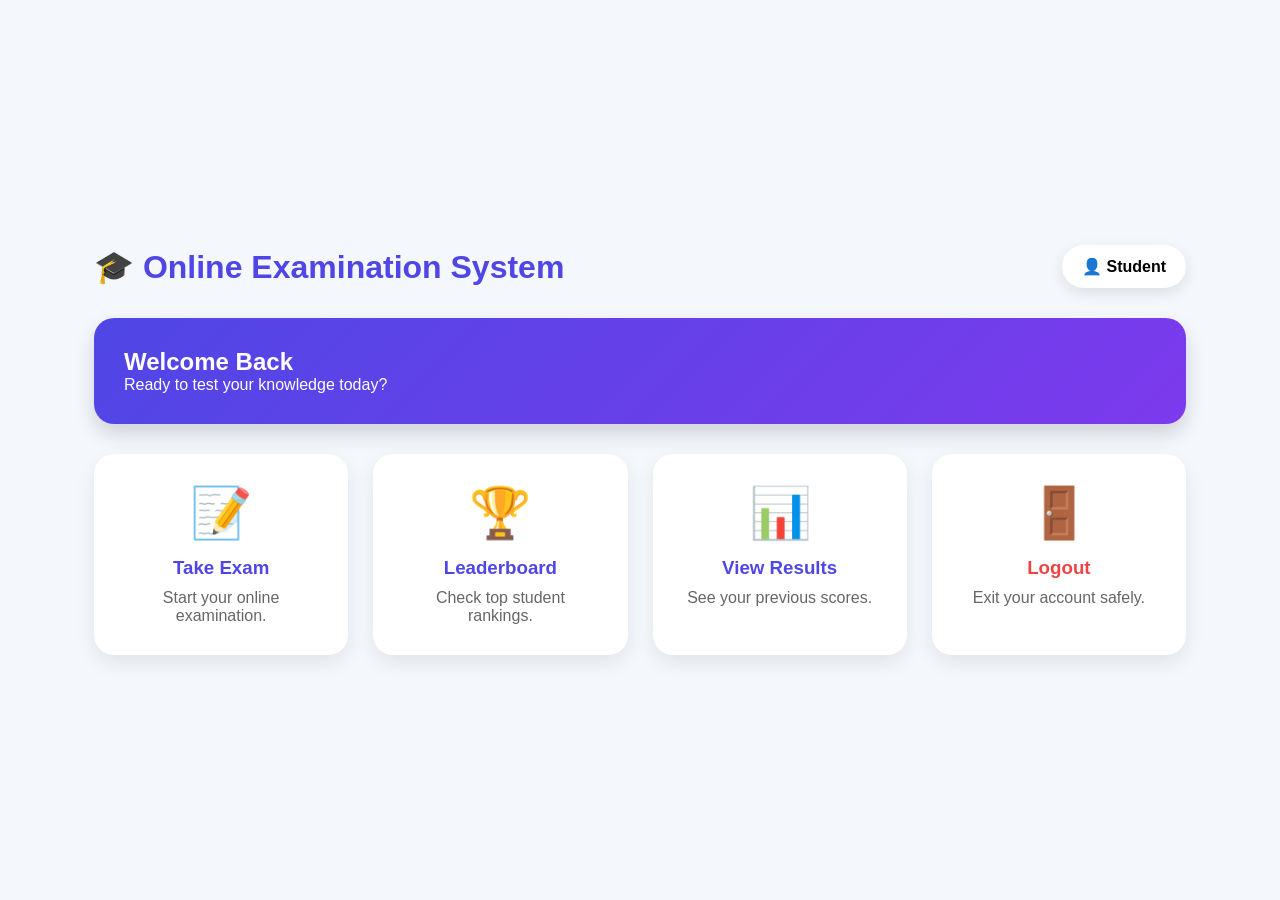
<file: src/main/resources/static/dashboard.html>
<!DOCTYPE html>
<html lang="en">
<head>
    <meta charset="UTF-8">
    <meta name="viewport" content="width=device-width, initial-scale=1.0">
    <title>Dashboard</title>

    <link rel="stylesheet" href="style.css">
</head>

<body class="dashboard-body">

<div class="dashboard-container">

    <div class="header">

        <h1>🎓 Online Examination System</h1>

        <div class="profile">
            👤 <span id="studentName">Student</span>
        </div>

    </div>

    <div class="welcome-card">
        <h2>Welcome Back</h2>
        <p>Ready to test your knowledge today?</p>
    </div>

    <div class="card-grid">

        <div class="dashboard-card" onclick="goToExam()">
            <div class="icon">📝</div>
            <h3>Take Exam</h3>
            <p>Start your online examination.</p>
        </div>

        <div class="dashboard-card" onclick="goToLeaderboard()">
            <div class="icon">🏆</div>
            <h3>Leaderboard</h3>
            <p>Check top student rankings.</p>
        </div>

        <div class="dashboard-card" onclick="viewResults()">
            <div class="icon">📊</div>
            <h3>View Results</h3>
            <p>See your previous scores.</p>
        </div>

        <div class="dashboard-card logout-card" onclick="logout()">
            <div class="icon">🚪</div>
            <h3>Logout</h3>
            <p>Exit your account safely.</p>
        </div>

    </div>

</div>
<script>

    document.getElementById("studentName").innerText =
        localStorage.getItem("studentName") || "Student";

    function goToExam() {
        window.location.href = "exam.html";
    }

    function goToLeaderboard() {
        window.location.href = "leaderboard.html";
    }

    function viewResults() {
        alert("Results Page Coming Next");
    }

    function logout() {

        localStorage.clear();

        window.location.href = "login.html";
    }

</script>
</body>
</html>
</file>
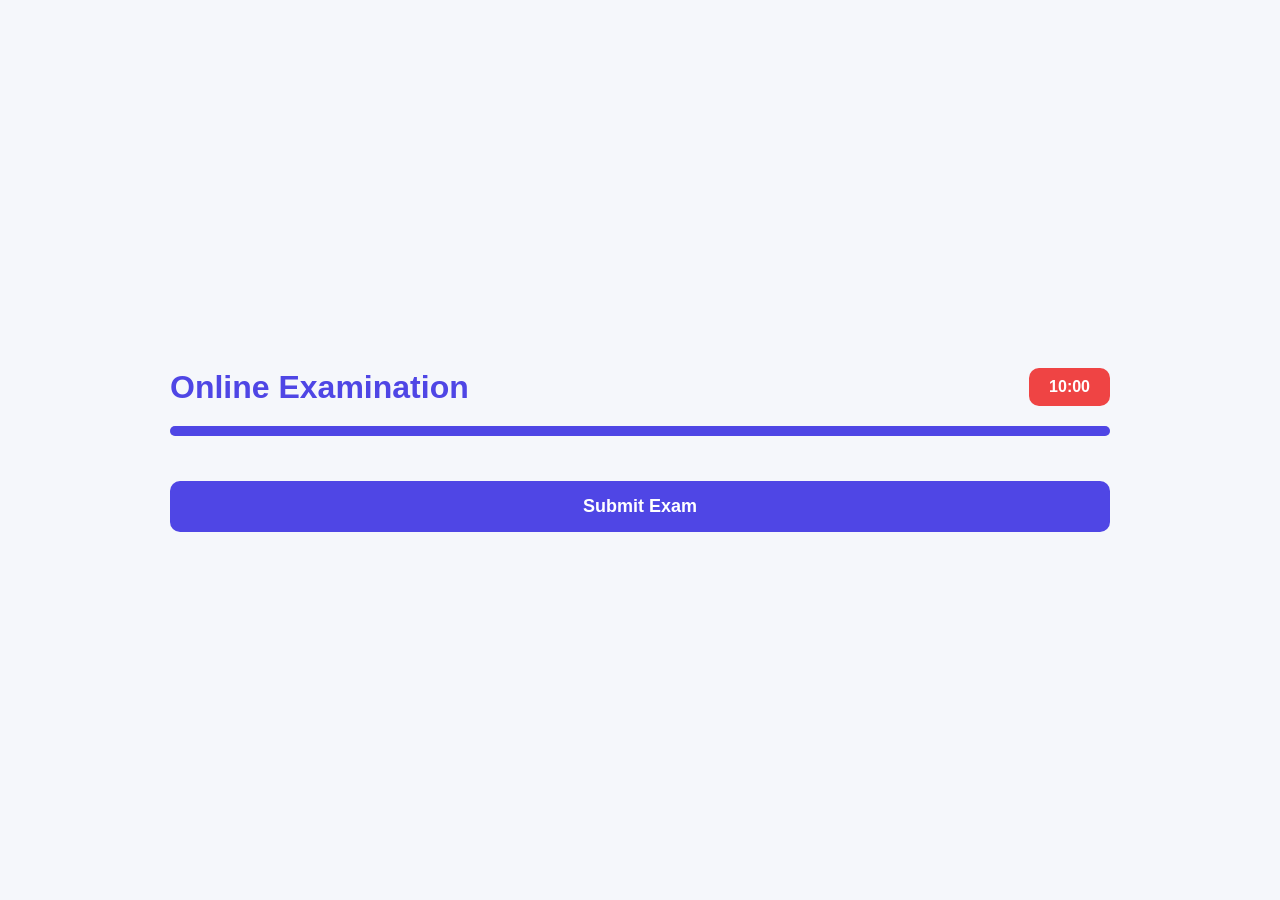
<file: src/main/resources/static/exam.html>
<!DOCTYPE html>
<html>
<head>
    <title>Online Exam</title>
    <link rel="stylesheet" href="style.css">
</head>

<body class="exam-body">

<div class="exam-container">

    <div class="exam-header">

        <h1>Online Examination</h1>


        <div class="timer">
            <span id="timer">10:00</span>
        </div>

    </div>

    <div class="progress-container">
        <div class="progress-bar" id="progressBar"></div>
    </div>

    <div id="questionsContainer"></div>

    <button id="submitBtn"
            class="submit-btn"
            onclick="submitExam()">
        Submit Exam
    </button>

    <div id="resultBox"></div>

</div>

<script>

    let questions = [];

    fetch("http://localhost:8080/questions")
        .then(response => response.json())
        .then(data => {

            questions = data;

            displayQuestions();

        })
        .catch(error => {

            console.error(error);

            alert("Unable to load questions");

        });

    function displayQuestions() {

        let html = "";

        questions.forEach((q, index) => {

            html += `
        <div class="question-card">

            <h3>Question ${index + 1}</h3>

            <p>${q.questionTitle}</p>

            <label class="option">
                <input type="radio"
                       name="q${q.id}"
                       value="${q.optionA}">
                ${q.optionA}
            </label>

            <label class="option">
                <input type="radio"
                       name="q${q.id}"
                       value="${q.optionB}">
                ${q.optionB}
            </label>

            <label class="option">
                <input type="radio"
                       name="q${q.id}"
                       value="${q.optionC}">
                ${q.optionC}
            </label>

            <label class="option">
                <input type="radio"
                       name="q${q.id}"
                       value="${q.optionD}">
                ${q.optionD}
            </label>

        </div>
        `;
        });

        document.getElementById("questionsContainer").innerHTML = html;
    }

    let totalSeconds = 600;

    const timer = setInterval(() => {

        let minutes = Math.floor(totalSeconds / 60);
        let seconds = totalSeconds % 60;

        document.getElementById("timer").innerText =
            minutes + ":" +
            (seconds < 10 ? "0" : "") + seconds;

        totalSeconds--;

        if (totalSeconds < 0) {

            clearInterval(timer);

            alert("Time Up! Exam Submitted");

            submitExam();
        }

    }, 1000);


    function submitExam() {

        document.getElementById("submitBtn").disabled = true;

        let answers = [];

        questions.forEach(q => {

            let selected =
                document.querySelector(
                    `input[name="q${q.id}"]:checked`
                );

            if (selected) {

                answers.push({

                    questionId: q.id,

                    selectedAnswer: selected.value

                });
            }
        });

        const requestBody = {

            studentName:
                localStorage.getItem("studentName"),

            studentEmail:
                localStorage.getItem("studentEmail"),

            answers: answers
        };

        console.log("Sending Data:", requestBody);

        fetch("http://localhost:8080/exam/submit", {

            method: "POST",

            headers: {
                "Content-Type": "application/json"
            },

            body: JSON.stringify(requestBody)

        })
            .then(response => response.text())
            .then(data => {

                console.log("Server Response:", data);

                localStorage.setItem("score", data);

                window.location.href = "result.html";

            })
            .catch(error => {

                console.error(error);

                alert("Submission Failed");

                document.getElementById("submitBtn").disabled = false;
            });
    }

</script>
</body>
</html>
</file>
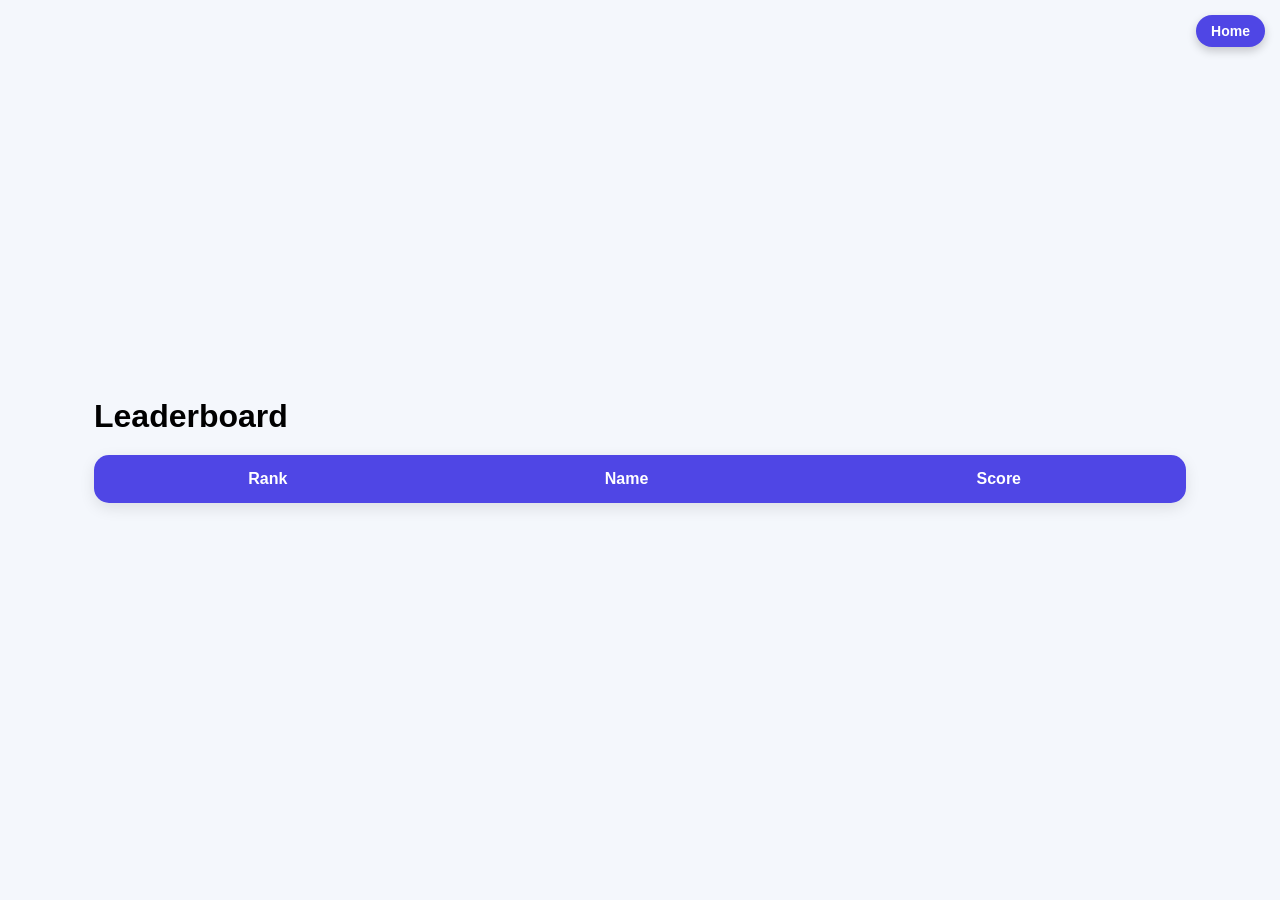
<file: src/main/resources/static/leaderboard.html>
<!DOCTYPE html>
<html>
<head>
    <title>Leaderboard</title>
    <link rel="stylesheet" href="style.css">
</head>

<body class="dashboard-body">

<div class="dashboard-container">

    <h1>Leaderboard</h1>

    <table id="leaderboardTable">

        <tr>
            <th>Rank</th>
            <th>Name</th>
            <th>Score</th>
        </tr>

    </table>

</div>
<button class="home-btn" onclick="goHome()">
    Home
</button>


<script>

    fetch("http://localhost:8080/exam/leaderboard")
        .then(response => response.json())
        .then(data => {

            let table =
                document.getElementById("leaderboardTable");

            data.forEach((result,index)=>{

                table.innerHTML += `

        <tr>

            <td>${index+1}</td>

            <td>${result.studentName}</td>

            <td>${result.score}</td>

        </tr>

        `;

            });

        })
        .catch(error=>{

            console.error(error);

            alert("Unable to load leaderboard");

        });
    function goHome(){

        window.location.href = "dashboard.html";
    }

</script>
</body>
</html>
</file>
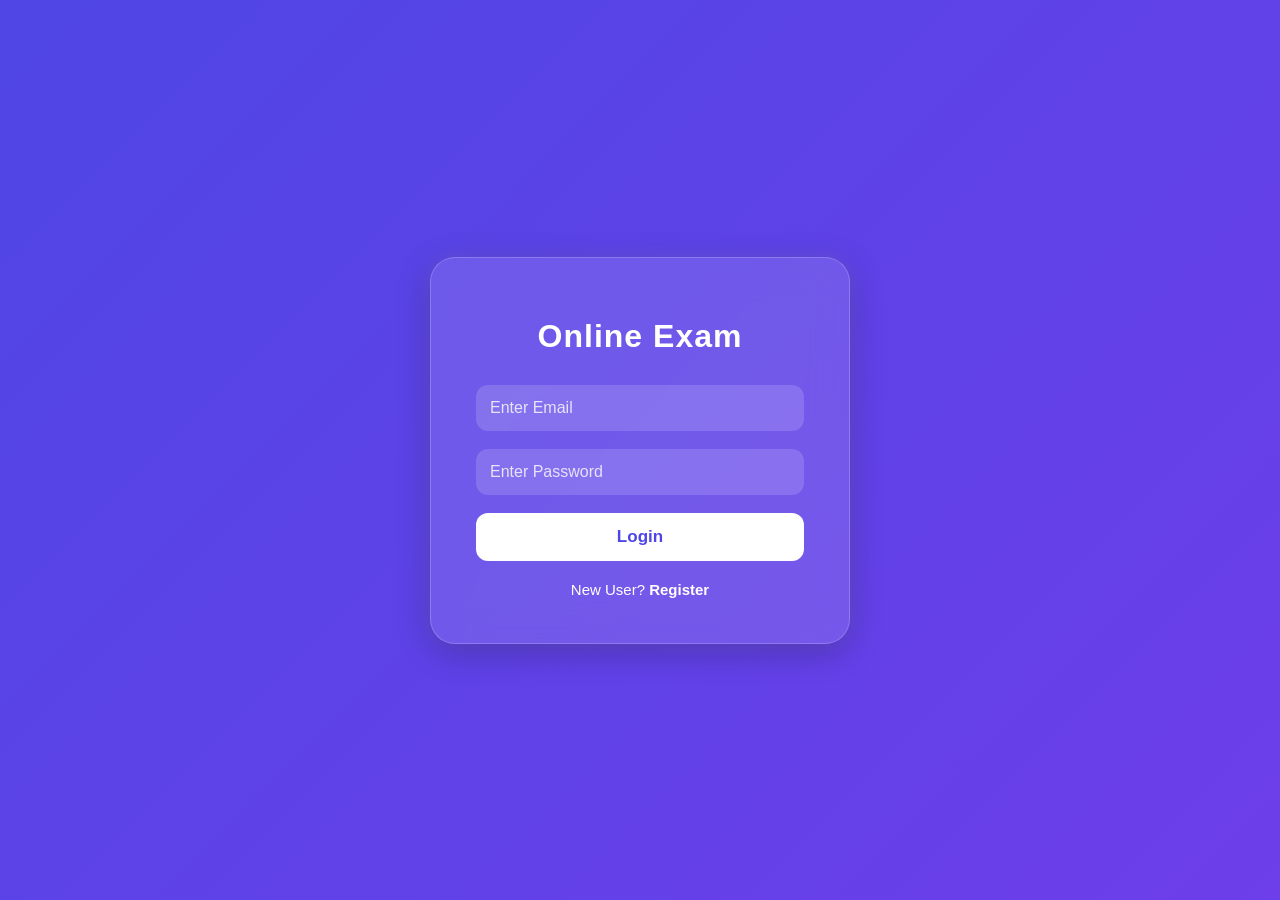
<file: src/main/resources/static/login.html>
<!DOCTYPE html>
<html>
<head>
    <title>Online Examination System</title>

    <link rel="stylesheet" href="style.css">
</head>

<body>

<div class="login-container">

    <div class="logo"></div>

    <h1 class="title">Online Exam</h1>

    <div class="input-group">
        <input
                type="email"
                id="email"
                placeholder="Enter Email">
    </div>

    <div class="input-group">
        <input
                type="password"
                id="password"
                placeholder="Enter Password">
    </div>

    <button onclick="login()">
        Login
    </button>


    <div class="register-link">
        New User?
        <a href="register.html">
            Register
        </a>
    </div>

</div>

<script>

    function login(){

        const email =
            document.getElementById("email").value;

        const password =
            document.getElementById("password").value;

        fetch("http://localhost:8080/auth/login",{

            method:"POST",

            headers:{
                "Content-Type":"application/json"
            },

            body:JSON.stringify({
                email:email,
                password:password
            })

        })

            .then(response=>response.text())

            .then(data=>{

                alert(data);

                if(data === "Login Successful"){

                    localStorage.setItem(
                        "studentEmail",
                        email
                    );

                    window.location.href =
                        "dashboard.html";
                }

            })

            .catch(error=>{

                alert("Server Error");

            });

    }

</script>
</body>
</html>
</file>
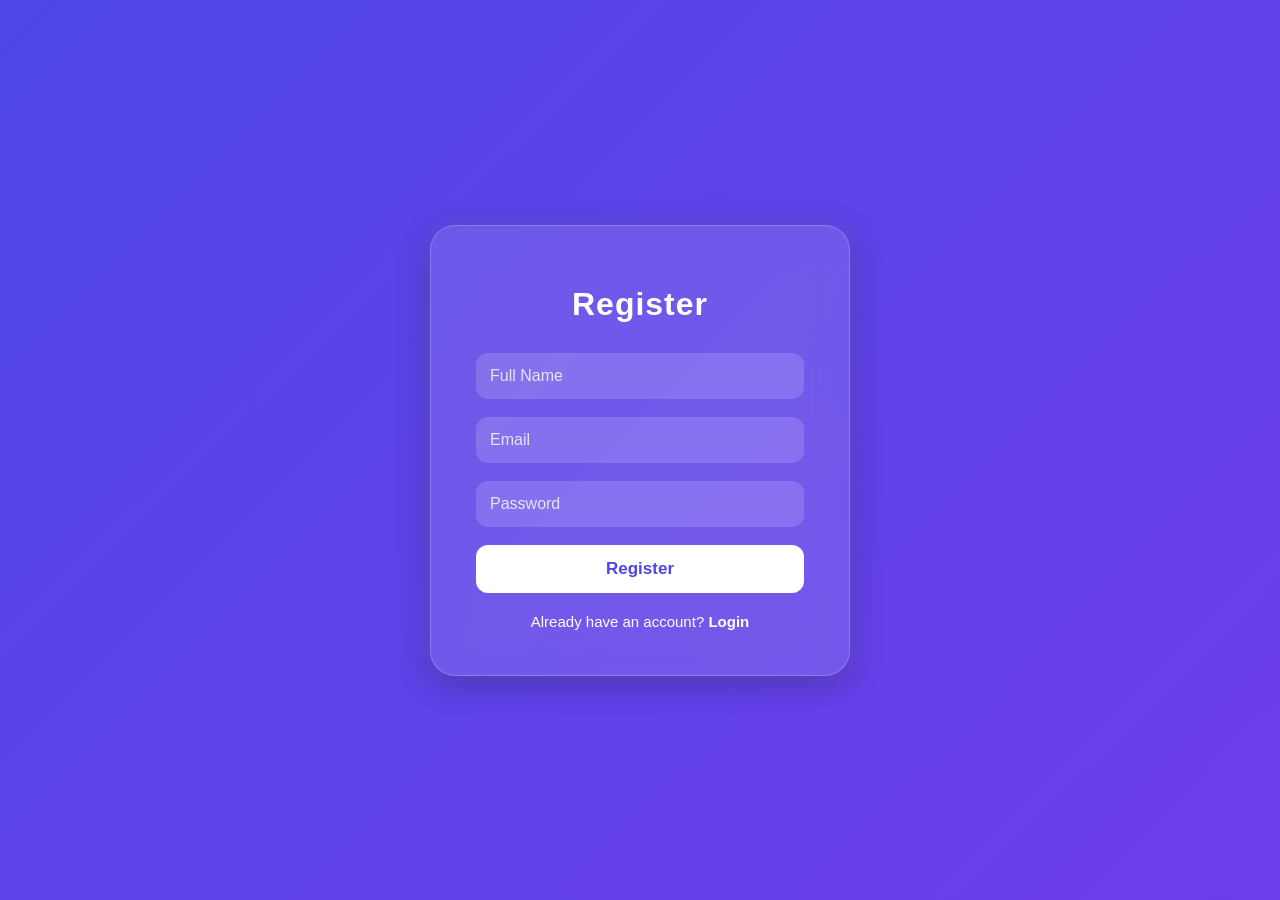
<file: src/main/resources/static/register.html>
<!DOCTYPE html>
<html>
<head>
    <title>Register</title>
    <link rel="stylesheet" href="style.css">
</head>

<body>

<div class="login-container">

    <div class="logo"></div>

    <h1 class="title">Register</h1>

    <div class="input-group">
        <input type="text"
               id="name"
               placeholder="Full Name">
    </div>

    <div class="input-group">
        <input type="email"
               id="email"
               placeholder="Email">
    </div>

    <div class="input-group">
        <input type="password"
               id="password"
               placeholder="Password">
    </div>

    <button onclick="registerUser()">
        Register
    </button>

    <div class="register-link">
        Already have an account?
        <a href="login.html">Login</a>
    </div>

</div>

<script>

    function registerUser(){

        fetch("http://localhost:8080/auth/register",{

            method:"POST",

            headers:{
                "Content-Type":"application/json"
            },

            body:JSON.stringify({

                name:document.getElementById("name").value,

                email:document.getElementById("email").value,

                password:document.getElementById("password").value,

                role:"STUDENT"

            })

        })

            .then(response => response.text())

            .then(data => {

                alert(data);

                window.location.href = "login.html";

            })

            .catch(error => {

                alert("Registration Failed");

            });

    }

</script>
</body>
</html>
</file>
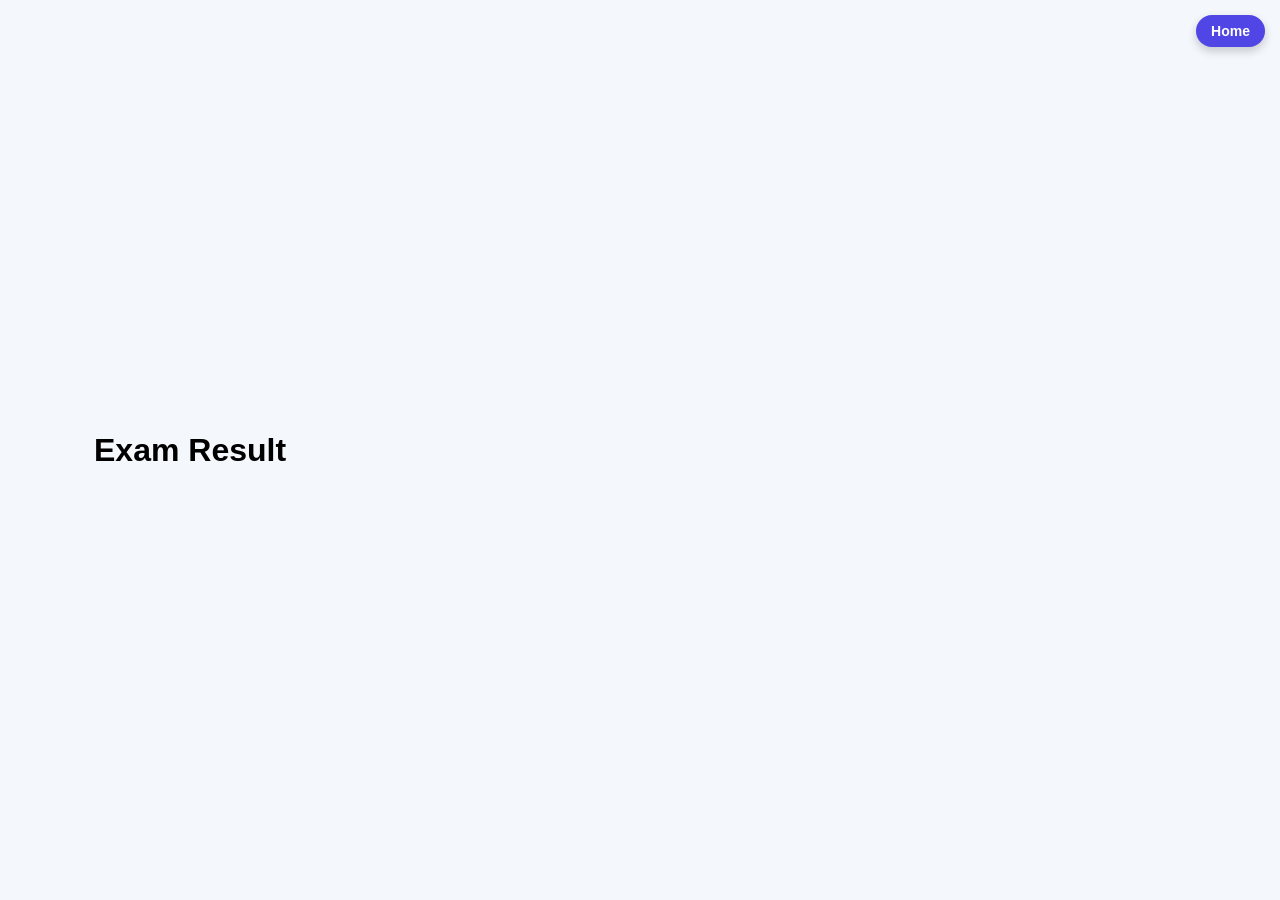
<file: src/main/resources/static/result.html>
<!DOCTYPE html>
<html>
<head>
    <title>My Result</title>
    <link rel="stylesheet" href="style.css">
</head>

<body class="dashboard-body">

<div class="dashboard-container">

    <h1>Exam Result</h1>

    <div id="resultContainer"></div>
    <button class="home-btn" onclick="goHome()">
        Home
    </button>

</div>

<script>

    const email = localStorage.getItem("studentEmail");

    fetch(`http://localhost:8080/exam/result/${email}`)
        .then(response => response.json())
        .then(data => {

            let latestResult = data[data.length - 1];

            document.getElementById("resultContainer").innerHTML = `

        <div class="result-card">



            <h1>Score: ${latestResult.score}</h1>

            <p>Email: ${latestResult.studentEmail}</p>

            <p>Exam Date: ${latestResult.examDate}</p>

        </div>

    `;

        })
        .catch(error => {

            console.error(error);

            alert("Unable to load result");

        });
    function goHome(){

        window.location.href = "dashboard.html";
    }
</script>

</body>
</html>
</file>
<file: src/main/resources/static/style.css>
*{
    margin:0;
    padding:0;
    box-sizing:border-box;
    font-family:'Segoe UI',sans-serif;
}

body{
    min-height:100vh;
    display:flex;
    justify-content:center;
    align-items:center;
    background:linear-gradient(
            135deg,
            #4F46E5,
            #7C3AED,
            #06B6D4
    );
    background-size:300% 300%;
    animation:gradientMove 10s ease infinite;
    font-family:'Segoe UI',sans-serif;
}

@keyframes gradientMove{
    0%{
        background-position:0% 50%;
    }
    50%{
        background-position:100% 50%;
    }
    100%{
        background-position:0% 50%;
    }
}

.login-container{
    width:420px;
    padding:45px;
    border-radius:25px;
    background:rgba(255,255,255,0.12);
    backdrop-filter:blur(18px);
    border:1px solid rgba(255,255,255,0.2);
    box-shadow:
            0 8px 32px rgba(0,0,0,0.25),
            0 0 20px rgba(255,255,255,0.1);
    text-align:center;
    color:white;
    transition:0.4s;
}

.login-container:hover{
    transform:translateY(-5px);
}

.logo{
    font-size:60px;
    margin-bottom:15px;
    text-shadow:0 0 15px rgba(255,255,255,0.5);
}

.title{
    font-size:32px;
    font-weight:700;
    margin-bottom:30px;
    letter-spacing:1px;
}

.input-group{
    margin-bottom:18px;
}

.input-group input{
    width:100%;
    padding:14px;
    border:none;
    outline:none;
    border-radius:12px;
    background:rgba(255,255,255,0.15);
    color:white;
    font-size:16px;
}

.input-group input::placeholder{
    color:rgba(255,255,255,0.8);
}

button{
    width:100%;
    padding:14px;
    border:none;
    border-radius:12px;
    background:white;
    color:#4F46E5;
    font-size:17px;
    font-weight:bold;
    cursor:pointer;
    transition:0.3s;
}

button:hover{
    transform:translateY(-3px);
    box-shadow:0 8px 20px rgba(255,255,255,0.25);
}

.register-link{
    margin-top:20px;
    font-size:15px;
}

.register-link a{
    color:#fff;
    text-decoration:none;
    font-weight:bold;
}

.register-link a:hover{
    text-decoration:underline;
}


/* DASHBOARD */

.dashboard-body{
    background:#f4f7fc;
    min-height:100vh;
}

.dashboard-container{
    width:90%;
    max-width:1200px;
    margin:auto;
    padding:30px;
}

.header{
    display:flex;
    justify-content:space-between;
    align-items:center;
    margin-bottom:30px;
}

.header h1{
    color:#4F46E5;
}

.profile{
    background:white;
    padding:12px 20px;
    border-radius:30px;
    box-shadow:0 5px 15px rgba(0,0,0,0.1);
    font-weight:bold;
}

.welcome-card{
    background:linear-gradient(135deg,#4F46E5,#7C3AED);
    color:white;
    padding:30px;
    border-radius:20px;
    margin-bottom:30px;
    box-shadow:0 10px 20px rgba(0,0,0,0.15);
}

.card-grid{
    display:grid;
    grid-template-columns:repeat(auto-fit,minmax(250px,1fr));
    gap:25px;
}

.dashboard-card{
    background:white;
    border-radius:20px;
    padding:30px;
    text-align:center;
    cursor:pointer;
    transition:0.3s;
    box-shadow:0 8px 20px rgba(0,0,0,0.08);
}

.dashboard-card:hover{
    transform:translateY(-10px);
}

.icon{
    font-size:50px;
    margin-bottom:15px;
}

.dashboard-card h3{
    color:#4F46E5;
    margin-bottom:10px;
}

.dashboard-card p{
    color:#666;
}

.logout-card h3{
    color:#ef4444;
}

/* EXAM PAGE */

.exam-body{
    background:#f5f7fb;
    min-height:100vh;
}

.exam-container{
    width:90%;
    max-width:1000px;
    margin:auto;
    padding:30px;
}

.exam-header{
    display:flex;
    justify-content:space-between;
    align-items:center;
    margin-bottom:20px;
}

.exam-header h1{
    color:#4F46E5;
}

.timer{
    background:#ef4444;
    color:white;
    padding:10px 20px;
    border-radius:10px;
    font-weight:bold;
}

.progress-container{
    height:10px;
    background:#ddd;
    border-radius:10px;
    margin-bottom:25px;
}

.progress-bar{
    width:100%;
    height:100%;
    background:#4F46E5;
    border-radius:10px;
}

.question-card{
    background:white;
    padding:25px;
    margin-bottom:20px;
    border-radius:15px;
    box-shadow:0 5px 15px rgba(0,0,0,0.08);
}

.question-card h3{
    color:#4F46E5;
}

.question-card p{
    margin:15px 0;
    font-size:18px;
}

/* OPTIONS */

.option{
    display:flex;
    align-items:center;
    gap:12px;
    margin:10px 0;
    padding:12px;
    border:1px solid #ddd;
    border-radius:10px;
    cursor:pointer;
    transition:0.3s;
}

.option:hover{
    background:#f3f4f6;
}

.option input[type="radio"]{
    width:18px;
    height:18px;
}

/* SUBMIT BUTTON */

.submit-btn{
    width:100%;
    background:#4F46E5;
    color:white;
    padding:15px;
    border:none;
    border-radius:10px;
    font-size:18px;
    cursor:pointer;
    margin-top:20px;
}

.submit-btn:hover{
    background:#4338ca;
}

/* RESULT PAGE */

.result-card{
    background:white;
    padding:30px;
    border-radius:20px;
    margin-top:20px;
    text-align:center;
    box-shadow:0 5px 15px rgba(0,0,0,0.1);
}

.result-card h2{
    color:#4F46E5;
    margin-bottom:15px;
}

.result-card h1{
    color:#16a34a;
    margin:20px 0;
    font-size:40px;
}

/* LEADERBOARD */

table{
    width:100%;
    margin-top:20px;
    border-collapse:collapse;
    background:white;
    border-radius:15px;
    overflow:hidden;
    box-shadow:0 5px 15px rgba(0,0,0,0.1);
}

th{
    background:#4F46E5;
    color:white;
    padding:15px;
}

td{
    padding:15px;
    text-align:center;
    border-bottom:1px solid #ddd;
}

tr:hover{
    background:#f8f8f8;
}

/* RESPONSIVE */

@media(max-width:768px){

    .exam-header{
        flex-direction:column;
        gap:15px;
    }

    .card-grid{
        grid-template-columns:1fr;
    }

    .login-container{
        width:90%;
    }
}
table{
    width:100%;
    background:white;
    border-collapse:collapse;
    margin-top:20px;
    border-radius:15px;
    overflow:hidden;
}

th{
    background:#4F46E5;
    color:white;
    padding:15px;
}

td{
    padding:15px;
    text-align:center;
    border-bottom:1px solid #ddd;
}

tr:hover{
    background:#f5f5f5;
}

.result-card{
    background:white;
    padding:30px;
    border-radius:20px;
    margin-top:20px;
    text-align:center;
    box-shadow:0 5px 15px rgba(0,0,0,0.1);
}

.result-card h1{
    color:#16a34a;
    margin:20px 0;
}


.home-btn{
    position: fixed;
    top: 15px;
    right: 15px;
    z-index: 999;

    background: #4F46E5;
    color: white;

    padding: 8px 15px;
    border-radius: 20px;

    text-decoration: none;
    font-size: 14px;
    font-weight: 600;

    width: auto;
    display: inline-block;

    box-shadow: 0 4px 10px rgba(0,0,0,0.2);

    transition: 0.3s;
}

.home-btn:hover{
    background: #3730A3;
    transform: translateY(-2px);
}
</file>
